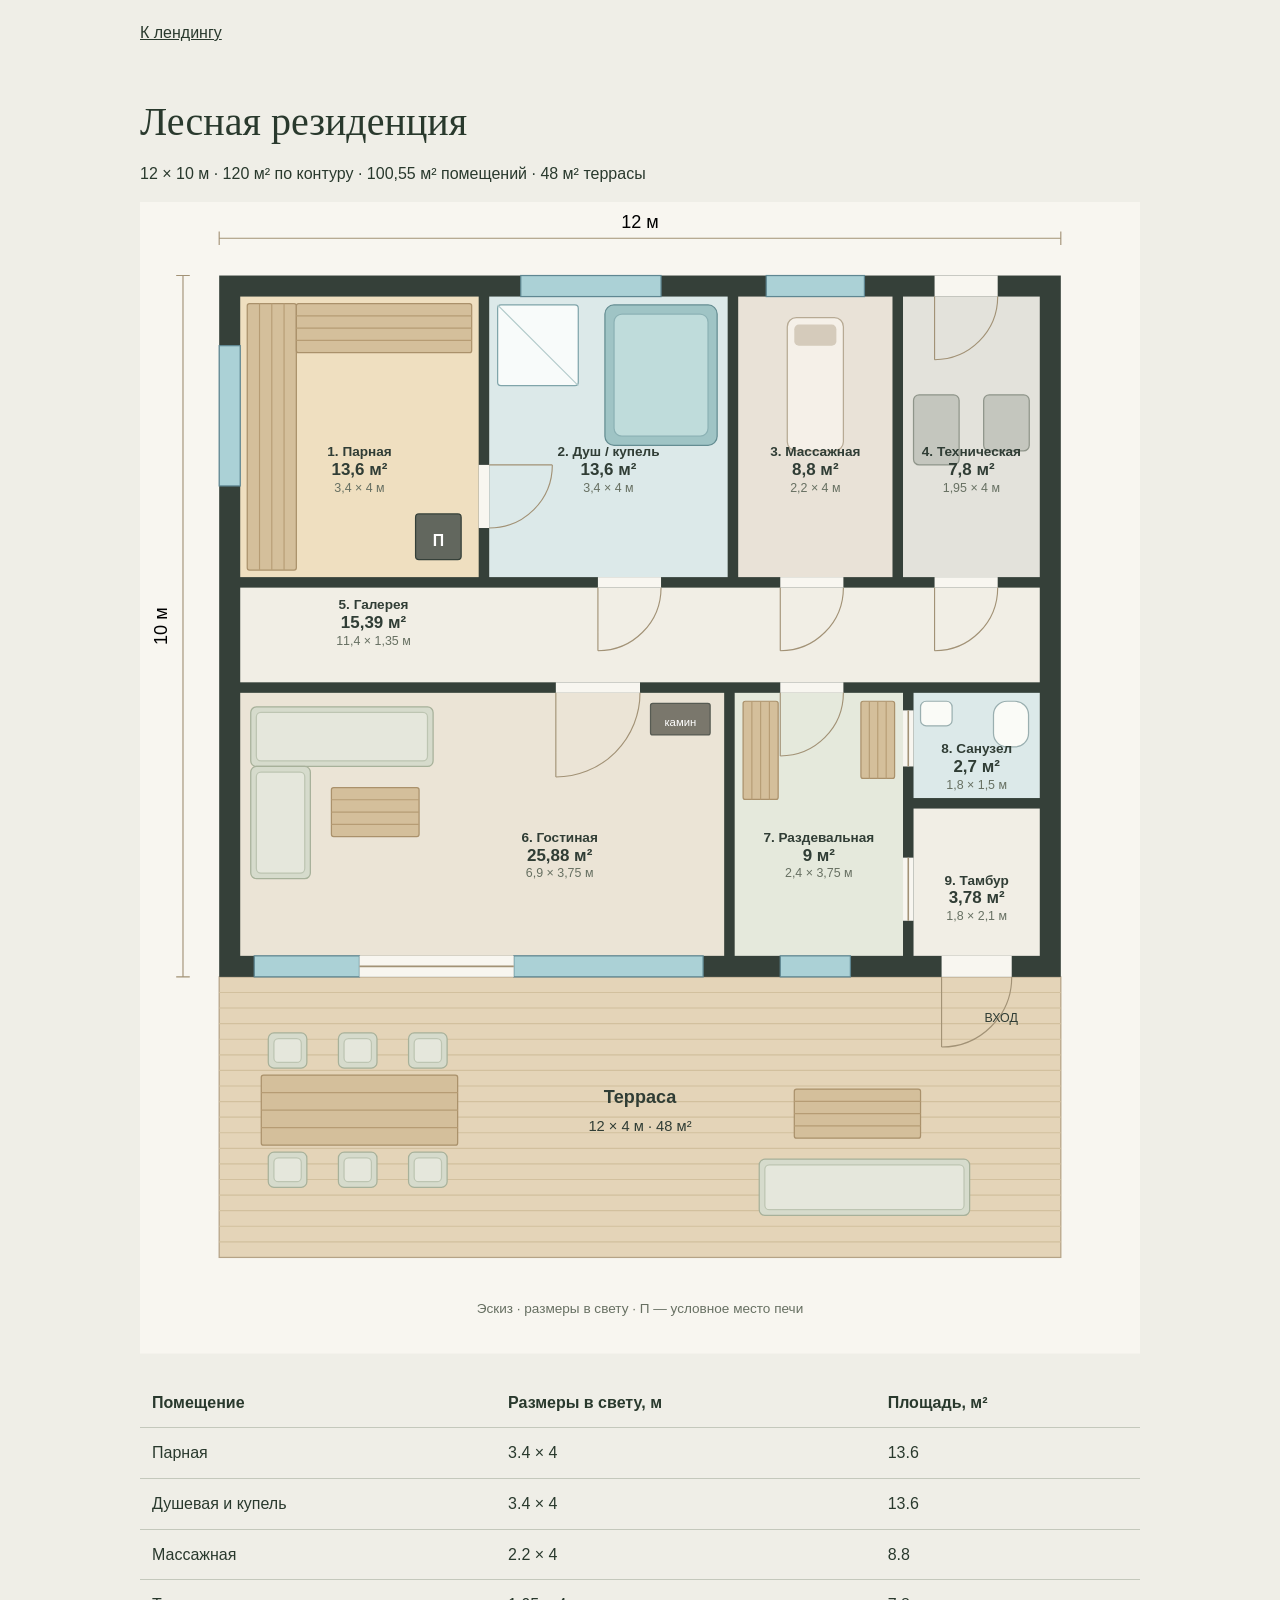
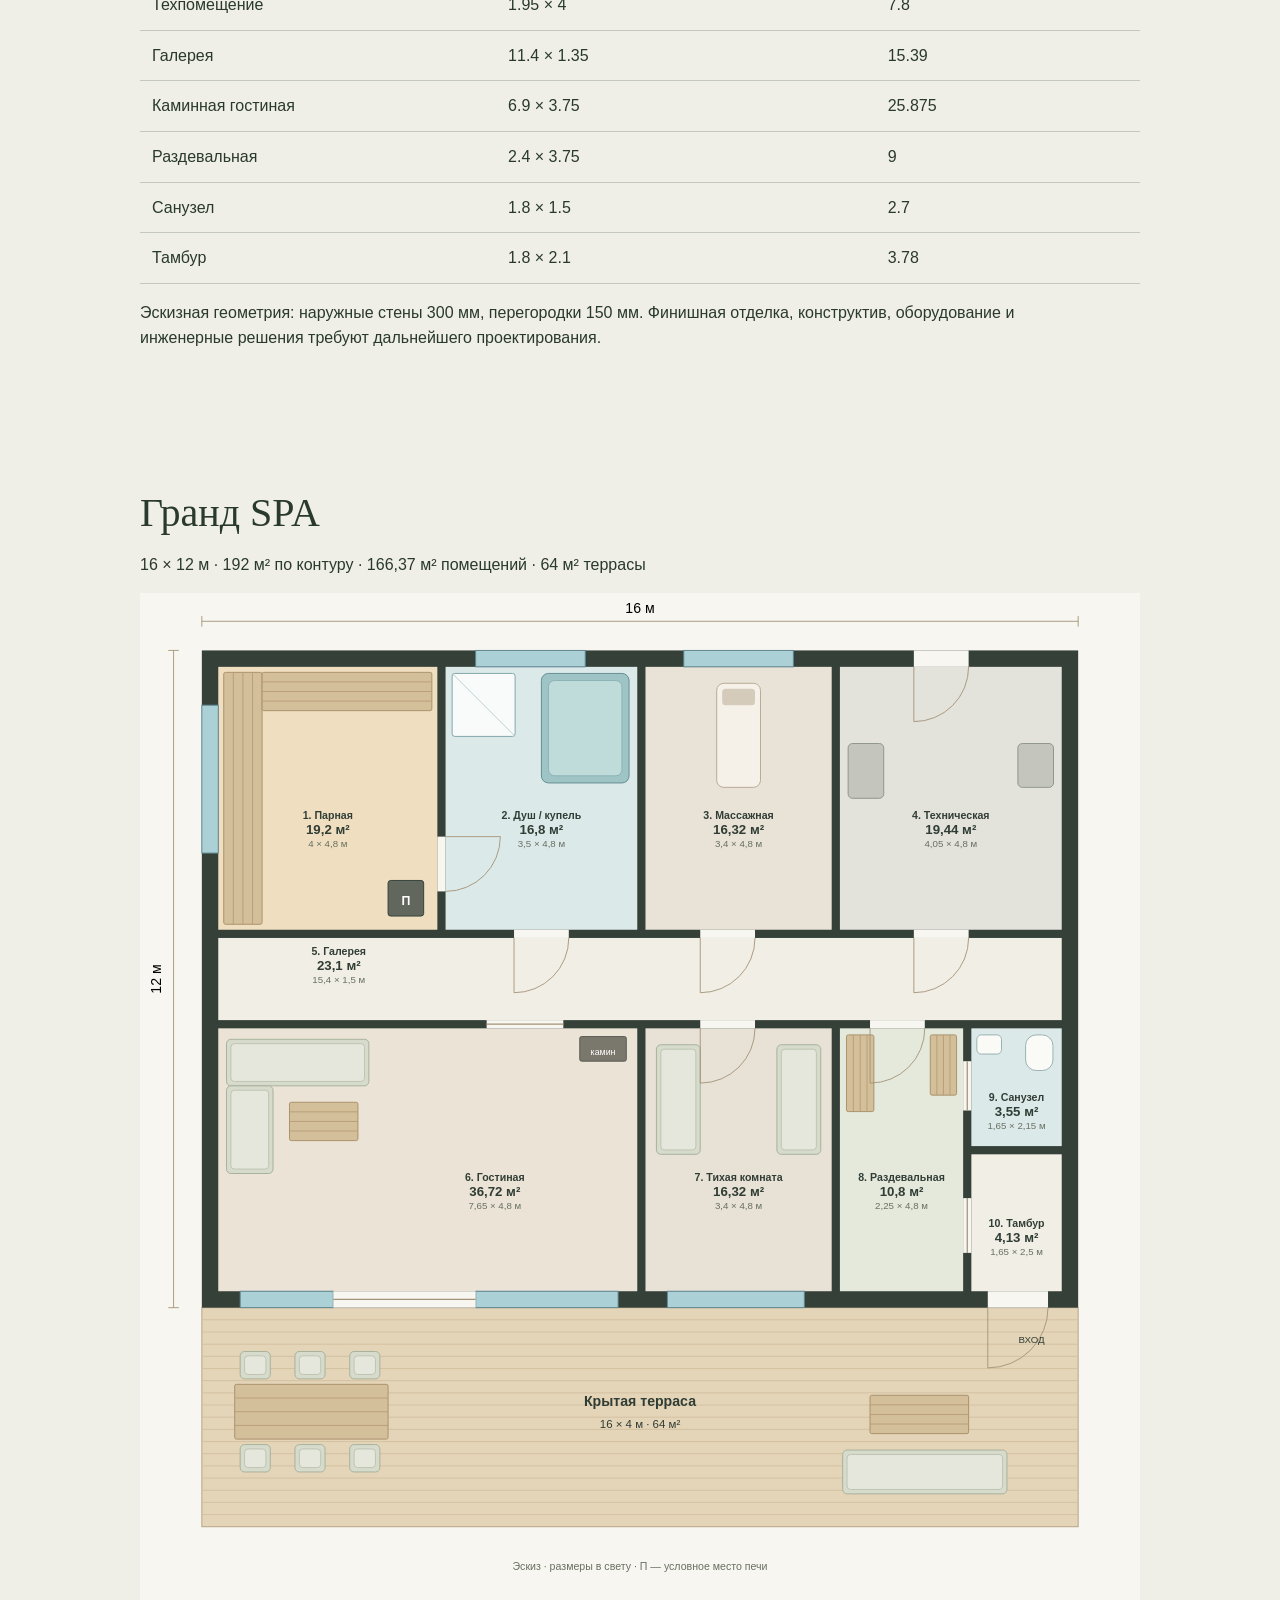
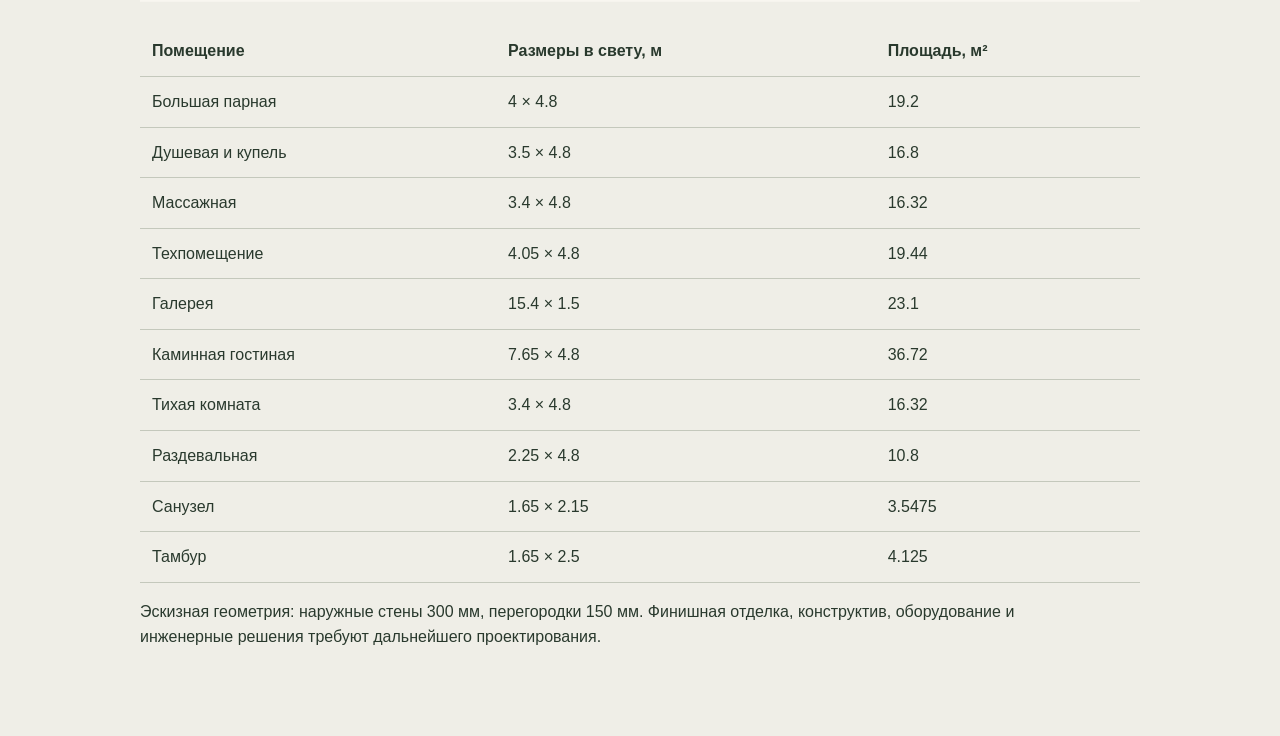
<file: references/landing-structure/source/bath-plans.html>
<!doctype html><html lang="ru"><meta charset="utf-8"><meta name="viewport" content="width=device-width,initial-scale=1"><title>Бани из кело — планы</title><style>body{background:#efeee7;color:#29392d;font:16px/1.6 Arial;margin:0}main{width:min(1000px,calc(100% - 32px));margin:auto}section{padding:40px 0 70px}h1{font:40px Georgia;margin:12px 0}svg{width:100%;height:auto;display:block}table{width:100%;border-collapse:collapse;margin-top:24px}td,th{padding:12px;border-bottom:1px solid #c4c8bc;text-align:left}p{max-width:900px}nav{padding-top:20px}a{color:inherit}@media print{section{break-after:page}body{background:white}h1{font-size:25px}table{font-size:12px}}</style><main><nav><a href="index.html#baths">К лендингу</a></nav><section id="bath-small"><h1>Лесная резиденция</h1><p>12 × 10 м · 120 м² по контуру · 100,55 м² помещений · 48 м² террасы</p><svg xmlns="http://www.w3.org/2000/svg" viewBox="0 0 884 1018" role="img" aria-label="План банного комплекса 12 × 10 м с помещениями, дверями и мебелью"><rect width="100%" height="100%" fill="#f8f6f0"/><rect x="70" y="685" width="744" height="248" fill="#e4d4b8" stroke="#b5a386" rx="0" stroke-width="1.1"/><path d="M70 698.7777777777777h744" fill="none" stroke="#d2c09e" stroke-width="1"/><path d="M70 712.5555555555555h744" fill="none" stroke="#d2c09e" stroke-width="1"/><path d="M70 726.3333333333333h744" fill="none" stroke="#d2c09e" stroke-width="1"/><path d="M70 740.1111111111111h744" fill="none" stroke="#d2c09e" stroke-width="1"/><path d="M70 753.8888888888889h744" fill="none" stroke="#d2c09e" stroke-width="1"/><path d="M70 767.6666666666667h744" fill="none" stroke="#d2c09e" stroke-width="1"/><path d="M70 781.4444444444445h744" fill="none" stroke="#d2c09e" stroke-width="1"/><path d="M70 795.2222222222223h744" fill="none" stroke="#d2c09e" stroke-width="1"/><path d="M70 809.0h744" fill="none" stroke="#d2c09e" stroke-width="1"/><path d="M70 822.7777777777777h744" fill="none" stroke="#d2c09e" stroke-width="1"/><path d="M70 836.5555555555555h744" fill="none" stroke="#d2c09e" stroke-width="1"/><path d="M70 850.3333333333333h744" fill="none" stroke="#d2c09e" stroke-width="1"/><path d="M70 864.1111111111111h744" fill="none" stroke="#d2c09e" stroke-width="1"/><path d="M70 877.8888888888889h744" fill="none" stroke="#d2c09e" stroke-width="1"/><path d="M70 891.6666666666667h744" fill="none" stroke="#d2c09e" stroke-width="1"/><path d="M70 905.4444444444445h744" fill="none" stroke="#d2c09e" stroke-width="1"/><path d="M70 919.2222222222223h744" fill="none" stroke="#d2c09e" stroke-width="1"/><rect x="70" y="65" width="744" height="620" fill="#354039" stroke="none" rx="0" stroke-width="1.1"/><rect x="88.6" y="83.6" width="210.79999999999998" height="248" fill="#efdfc0" stroke="none" rx="0" stroke-width="1.1"/><rect x="308.70000000000005" y="83.6" width="210.79999999999998" height="248" fill="#dce9e9" stroke="none" rx="0" stroke-width="1.1"/><rect x="528.8" y="83.6" width="136.4" height="248" fill="#e9e2d7" stroke="none" rx="0" stroke-width="1.1"/><rect x="674.5" y="83.6" width="120.89999999999999" height="248" fill="#e3e2db" stroke="none" rx="0" stroke-width="1.1"/><rect x="88.6" y="340.90000000000003" width="706.8000000000001" height="83.7" fill="#f1eee5" stroke="none" rx="0" stroke-width="1.1"/><rect x="88.6" y="433.90000000000003" width="427.8" height="232.5" fill="#ebe4d6" stroke="none" rx="0" stroke-width="1.1"/><rect x="525.7" y="433.90000000000003" width="148.79999999999998" height="232.5" fill="#e5e9dc" stroke="none" rx="0" stroke-width="1.1"/><rect x="683.8000000000001" y="433.90000000000003" width="111.60000000000001" height="93.0" fill="#dce9e9" stroke="none" rx="0" stroke-width="1.1"/><rect x="683.8000000000001" y="536.2" width="111.60000000000001" height="130.20000000000002" fill="#f1eee5" stroke="none" rx="0" stroke-width="1.1"/><rect x="94.8" y="89.8" width="43.4" height="235.6" fill="#d4bf9b" stroke="#aa916b" rx="2" stroke-width="1.1"/><path d="M105.65 89.8v235.6" fill="none" stroke="#b69c74" stroke-width="1"/><path d="M116.5 89.8v235.6" fill="none" stroke="#b69c74" stroke-width="1"/><path d="M127.35 89.8v235.6" fill="none" stroke="#b69c74" stroke-width="1"/><rect x="138.2" y="89.8" width="155.0" height="43.4" fill="#d4bf9b" stroke="#aa916b" rx="2" stroke-width="1.1"/><path d="M138.2 100.65h155.0" fill="none" stroke="#b69c74" stroke-width="1"/><path d="M138.2 111.5h155.0" fill="none" stroke="#b69c74" stroke-width="1"/><path d="M138.2 122.35h155.0" fill="none" stroke="#b69c74" stroke-width="1"/><rect x="243.6" y="275.79999999999995" width="40.300000000000004" height="40.300000000000004" fill="#62675e" stroke="#354039" rx="3" stroke-width="1.1"/><text x="263.75" y="303.7" text-anchor="middle" font-family="Arial,sans-serif" font-size="14" fill="#fff" font-weight="600">П</text><rect x="316.14" y="91.03999999999999" width="71.3" height="71.3" fill="#f8fbfa" stroke="#80a5aa" rx="3" stroke-width="1.1"/><path d="M316.14 91.03999999999999l71.3 71.3" fill="none" stroke="#b3cbcb" stroke-width="1"/><rect x="411.0" y="91.03999999999999" width="99.2" height="124" fill="#9fc4c5" stroke="#648d92" rx="8" stroke-width="1.1"/><rect x="419.06" y="99.1" width="83.08" height="107.88" fill="#bfdcdb" stroke="#8cb2b5" rx="7" stroke-width="1.1"/><rect x="572.2" y="102.19999999999999" width="49.6" height="117.8" fill="#f5f0e8" stroke="#b7aa94" rx="8" stroke-width="1.1"/><rect x="578.4000000000001" y="108.4" width="37.199999999999996" height="18.599999999999998" fill="#d5cbbb" stroke="none" rx="4" stroke-width="1.1"/><rect x="683.8000000000001" y="170.39999999999998" width="40.300000000000004" height="62" fill="#c4c6be" stroke="#8f958a" rx="5" stroke-width="1.1"/><rect x="745.8" y="170.39999999999998" width="40.300000000000004" height="49.6" fill="#c4c6be" stroke="#8f958a" rx="5" stroke-width="1.1"/><rect x="97.9" y="446.3" width="161.20000000000002" height="52.699999999999996" fill="#d6dbcc" stroke="#a7b19a" rx="5" stroke-width="1.1"/><rect x="102.85999999999999" y="451.26000000000005" width="151.28" height="42.779999999999994" fill="#e5e7dc" stroke="#bdc5b2" rx="4" stroke-width="1.1"/><rect x="97.9" y="499.0" width="52.699999999999996" height="99.2" fill="#d6dbcc" stroke="#a7b19a" rx="5" stroke-width="1.1"/><rect x="102.85999999999999" y="503.96" width="42.779999999999994" height="89.28000000000002" fill="#e5e7dc" stroke="#bdc5b2" rx="4" stroke-width="1.1"/><rect x="169.2" y="517.6" width="77.5" height="43.4" fill="#d4bf9b" stroke="#aa916b" rx="2" stroke-width="1.1"/><path d="M169.2 528.45h77.5" fill="none" stroke="#b69c74" stroke-width="1"/><path d="M169.2 539.3h77.5" fill="none" stroke="#b69c74" stroke-width="1"/><path d="M169.2 550.1500000000001h77.5" fill="none" stroke="#b69c74" stroke-width="1"/><rect x="451.3" y="443.20000000000005" width="52.699999999999996" height="27.900000000000002" fill="#7a776c" stroke="#575b53" rx="2" stroke-width="1.1"/><text x="477.65000000000003" y="463.65999999999997" text-anchor="middle" font-family="Arial,sans-serif" font-size="10" fill="#fff" font-weight="400">камин</text><rect x="533.14" y="441.34000000000003" width="31.0" height="86.8" fill="#d4bf9b" stroke="#aa916b" rx="2" stroke-width="1.1"/><path d="M540.89 441.34000000000003v86.8" fill="none" stroke="#b69c74" stroke-width="1"/><path d="M548.64 441.34000000000003v86.8" fill="none" stroke="#b69c74" stroke-width="1"/><path d="M556.39 441.34000000000003v86.8" fill="none" stroke="#b69c74" stroke-width="1"/><rect x="637.3000000000001" y="441.34000000000003" width="29.759999999999998" height="68.2" fill="#d4bf9b" stroke="#aa916b" rx="2" stroke-width="1.1"/><path d="M644.74 441.34000000000003v68.2" fill="none" stroke="#b69c74" stroke-width="1"/><path d="M652.1800000000001 441.34000000000003v68.2" fill="none" stroke="#b69c74" stroke-width="1"/><path d="M659.62 441.34000000000003v68.2" fill="none" stroke="#b69c74" stroke-width="1"/><rect x="754.48" y="441.34000000000003" width="31.0" height="40.300000000000004" fill="#fafbf7" stroke="#9aafb0" rx="12" stroke-width="1.1"/><rect x="690.0" y="441.34000000000003" width="27.900000000000002" height="21.7" fill="#fafbf7" stroke="#9aafb0" rx="5" stroke-width="1.1"/><rect x="107.19999999999999" y="771.8000000000001" width="173.6" height="62" fill="#d4bf9b" stroke="#aa916b" rx="2" stroke-width="1.1"/><path d="M107.19999999999999 787.3000000000001h173.6" fill="none" stroke="#b69c74" stroke-width="1"/><path d="M107.19999999999999 802.8000000000001h173.6" fill="none" stroke="#b69c74" stroke-width="1"/><path d="M107.19999999999999 818.3000000000001h173.6" fill="none" stroke="#b69c74" stroke-width="1"/><rect x="113.4" y="734.6" width="34.1" height="31.0" fill="#d6dbcc" stroke="#a7b19a" rx="5" stroke-width="1.1"/><rect x="118.35999999999999" y="739.5600000000001" width="24.18" height="21.08" fill="#e5e7dc" stroke="#bdc5b2" rx="4" stroke-width="1.1"/><rect x="113.4" y="840.0" width="34.1" height="31.0" fill="#d6dbcc" stroke="#a7b19a" rx="5" stroke-width="1.1"/><rect x="118.35999999999999" y="844.96" width="24.18" height="21.08" fill="#e5e7dc" stroke="#bdc5b2" rx="4" stroke-width="1.1"/><rect x="175.39999999999998" y="734.6" width="34.1" height="31.0" fill="#d6dbcc" stroke="#a7b19a" rx="5" stroke-width="1.1"/><rect x="180.36" y="739.5600000000001" width="24.18" height="21.08" fill="#e5e7dc" stroke="#bdc5b2" rx="4" stroke-width="1.1"/><rect x="175.39999999999998" y="840.0" width="34.1" height="31.0" fill="#d6dbcc" stroke="#a7b19a" rx="5" stroke-width="1.1"/><rect x="180.36" y="844.96" width="24.18" height="21.08" fill="#e5e7dc" stroke="#bdc5b2" rx="4" stroke-width="1.1"/><rect x="237.4" y="734.6" width="34.1" height="31.0" fill="#d6dbcc" stroke="#a7b19a" rx="5" stroke-width="1.1"/><rect x="242.36" y="739.5600000000001" width="24.18" height="21.08" fill="#e5e7dc" stroke="#bdc5b2" rx="4" stroke-width="1.1"/><rect x="237.4" y="840.0" width="34.1" height="31.0" fill="#d6dbcc" stroke="#a7b19a" rx="5" stroke-width="1.1"/><rect x="242.36" y="844.96" width="24.18" height="21.08" fill="#e5e7dc" stroke="#bdc5b2" rx="4" stroke-width="1.1"/><rect x="547.4000000000001" y="846.1999999999999" width="186" height="49.6" fill="#d6dbcc" stroke="#a7b19a" rx="5" stroke-width="1.1"/><rect x="552.36" y="851.16" width="176.07999999999998" height="39.68" fill="#e5e7dc" stroke="#bdc5b2" rx="4" stroke-width="1.1"/><rect x="578.4" y="784.1999999999999" width="111.60000000000001" height="43.4" fill="#d4bf9b" stroke="#aa916b" rx="2" stroke-width="1.1"/><path d="M578.4 795.0500000000001h111.60000000000001" fill="none" stroke="#b69c74" stroke-width="1"/><path d="M578.4 805.9h111.60000000000001" fill="none" stroke="#b69c74" stroke-width="1"/><path d="M578.4 816.75h111.60000000000001" fill="none" stroke="#b69c74" stroke-width="1"/><rect x="70" y="127" width="18.599999999999998" height="124" fill="#abd1d6" stroke="#5f8792" rx="0" stroke-width="1.1"/><rect x="336.59999999999997" y="65" width="124" height="18.599999999999998" fill="#abd1d6" stroke="#5f8792" rx="0" stroke-width="1.1"/><rect x="553.5999999999999" y="65" width="86.8" height="18.599999999999998" fill="#abd1d6" stroke="#5f8792" rx="0" stroke-width="1.1"/><rect x="101.0" y="666.4" width="93.0" height="18.599999999999998" fill="#abd1d6" stroke="#5f8792" rx="0" stroke-width="1.1"/><rect x="330.40000000000003" y="666.4" width="167.4" height="18.599999999999998" fill="#abd1d6" stroke="#5f8792" rx="0" stroke-width="1.1"/><rect x="566" y="666.4" width="62" height="18.599999999999998" fill="#abd1d6" stroke="#5f8792" rx="0" stroke-width="1.1"/><rect x="299.4" y="232.4" width="9.299999999999999" height="55.800000000000004" fill="#f8f6f0" stroke="none" rx="0" stroke-width="1.1"/><path d="M308.70000000000005 232.4h55.800000000000004M308.70000000000005 288.20000000000005a55.800000000000004 55.800000000000004 0 0 0 55.800000000000004 -55.800000000000004" fill="none" stroke="#a29276" stroke-width="1"/><rect x="404.8" y="331.59999999999997" width="55.800000000000004" height="9.299999999999999" fill="#f8f6f0" stroke="none" rx="0" stroke-width="1.1"/><path d="M404.8 340.90000000000003v55.800000000000004M460.6 340.90000000000003a55.800000000000004 55.800000000000004 0 0 1 -55.800000000000004 55.800000000000004" fill="none" stroke="#a29276" stroke-width="1"/><rect x="566" y="331.59999999999997" width="55.800000000000004" height="9.299999999999999" fill="#f8f6f0" stroke="none" rx="0" stroke-width="1.1"/><path d="M566 340.90000000000003v55.800000000000004M621.8000000000001 340.90000000000003a55.800000000000004 55.800000000000004 0 0 1 -55.800000000000004 55.800000000000004" fill="none" stroke="#a29276" stroke-width="1"/><rect x="702.4" y="331.59999999999997" width="55.800000000000004" height="9.299999999999999" fill="#f8f6f0" stroke="none" rx="0" stroke-width="1.1"/><path d="M702.4 340.90000000000003v55.800000000000004M758.1999999999999 340.90000000000003a55.800000000000004 55.800000000000004 0 0 1 -55.800000000000004 55.800000000000004" fill="none" stroke="#a29276" stroke-width="1"/><rect x="702.4" y="65" width="55.800000000000004" height="18.599999999999998" fill="#f8f6f0" stroke="none" rx="0" stroke-width="1.1"/><path d="M702.4 83.6v55.800000000000004M758.1999999999999 83.6a55.800000000000004 55.800000000000004 0 0 1 -55.800000000000004 55.800000000000004" fill="none" stroke="#a29276" stroke-width="1"/><rect x="367.59999999999997" y="424.59999999999997" width="74.39999999999999" height="9.299999999999999" fill="#f8f6f0" stroke="none" rx="0" stroke-width="1.1"/><path d="M367.59999999999997 433.90000000000003v74.39999999999999M442.0 433.90000000000003a74.39999999999999 74.39999999999999 0 0 1 -74.39999999999999 74.39999999999999" fill="none" stroke="#a29276" stroke-width="1"/><rect x="566" y="424.59999999999997" width="55.800000000000004" height="9.299999999999999" fill="#f8f6f0" stroke="none" rx="0" stroke-width="1.1"/><path d="M566 433.90000000000003v55.800000000000004M621.8000000000001 433.90000000000003a55.800000000000004 55.800000000000004 0 0 1 -55.800000000000004 55.800000000000004" fill="none" stroke="#a29276" stroke-width="1"/><rect x="674.5" y="449.40000000000003" width="9.299999999999999" height="49.6" fill="#f8f6f0" stroke="none" rx="0" stroke-width="1.1"/><path d="M679.15 449.40000000000003v49.6" fill="none" stroke="#a29276" stroke-width="1.4"/><rect x="674.5" y="579.6" width="9.299999999999999" height="55.800000000000004" fill="#f8f6f0" stroke="none" rx="0" stroke-width="1.1"/><path d="M679.15 579.6v55.800000000000004" fill="none" stroke="#a29276" stroke-width="1.4"/><rect x="708.6" y="666.4" width="62" height="18.599999999999998" fill="#f8f6f0" stroke="none" rx="0" stroke-width="1.1"/><path d="M708.6 685.0v62M770.6 685.0a62 62 0 0 1 -62 62" fill="none" stroke="#a29276" stroke-width="1"/><rect x="194" y="666.4" width="136.4" height="18.599999999999998" fill="#f8f6f0" stroke="none" rx="0" stroke-width="1.1"/><path d="M194 675.6999999999999h136.4" fill="none" stroke="#a29276" stroke-width="1.4"/><text x="194.0" y="224.96" text-anchor="middle" font-family="Arial,sans-serif" font-size="12" fill="#303d35" font-weight="600">1. Парная</text><text x="194.0" y="241.7" text-anchor="middle" font-family="Arial,sans-serif" font-size="15" fill="#303d35" font-weight="600">13,6 м²</text><text x="194.0" y="256.58" text-anchor="middle" font-family="Arial,sans-serif" font-size="11" fill="#677062" font-weight="400">3,4 × 4 м</text><text x="414.09999999999997" y="224.96" text-anchor="middle" font-family="Arial,sans-serif" font-size="12" fill="#303d35" font-weight="600">2. Душ / купель</text><text x="414.09999999999997" y="241.7" text-anchor="middle" font-family="Arial,sans-serif" font-size="15" fill="#303d35" font-weight="600">13,6 м²</text><text x="414.09999999999997" y="256.58" text-anchor="middle" font-family="Arial,sans-serif" font-size="11" fill="#677062" font-weight="400">3,4 × 4 м</text><text x="597.0" y="224.96" text-anchor="middle" font-family="Arial,sans-serif" font-size="12" fill="#303d35" font-weight="600">3. Массажная</text><text x="597.0" y="241.7" text-anchor="middle" font-family="Arial,sans-serif" font-size="15" fill="#303d35" font-weight="600">8,8 м²</text><text x="597.0" y="256.58" text-anchor="middle" font-family="Arial,sans-serif" font-size="11" fill="#677062" font-weight="400">2,2 × 4 м</text><text x="734.9499999999999" y="224.96" text-anchor="middle" font-family="Arial,sans-serif" font-size="12" fill="#303d35" font-weight="600">4. Техническая</text><text x="734.9499999999999" y="241.7" text-anchor="middle" font-family="Arial,sans-serif" font-size="15" fill="#303d35" font-weight="600">7,8 м²</text><text x="734.9499999999999" y="256.58" text-anchor="middle" font-family="Arial,sans-serif" font-size="11" fill="#677062" font-weight="400">1,95 × 4 м</text><text x="206.4" y="360.12" text-anchor="middle" font-family="Arial,sans-serif" font-size="12" fill="#303d35" font-weight="600">5. Галерея</text><text x="206.4" y="376.86" text-anchor="middle" font-family="Arial,sans-serif" font-size="15" fill="#303d35" font-weight="600">15,39 м²</text><text x="206.4" y="391.73999999999995" text-anchor="middle" font-family="Arial,sans-serif" font-size="11" fill="#677062" font-weight="400">11,4 × 1,35 м</text><text x="370.948" y="565.495" text-anchor="middle" font-family="Arial,sans-serif" font-size="12" fill="#303d35" font-weight="600">6. Гостиная</text><text x="370.948" y="582.235" text-anchor="middle" font-family="Arial,sans-serif" font-size="15" fill="#303d35" font-weight="600">25,88 м²</text><text x="370.948" y="597.115" text-anchor="middle" font-family="Arial,sans-serif" font-size="11" fill="#677062" font-weight="400">6,9 × 3,75 м</text><text x="600.0999999999999" y="565.495" text-anchor="middle" font-family="Arial,sans-serif" font-size="12" fill="#303d35" font-weight="600">7. Раздевальная</text><text x="600.0999999999999" y="582.235" text-anchor="middle" font-family="Arial,sans-serif" font-size="15" fill="#303d35" font-weight="600">9 м²</text><text x="600.0999999999999" y="597.115" text-anchor="middle" font-family="Arial,sans-serif" font-size="11" fill="#677062" font-weight="400">2,4 × 3,75 м</text><text x="739.6" y="486.90999999999997" text-anchor="middle" font-family="Arial,sans-serif" font-size="12" fill="#303d35" font-weight="600">8. Санузел</text><text x="739.6" y="503.65000000000003" text-anchor="middle" font-family="Arial,sans-serif" font-size="15" fill="#303d35" font-weight="600">2,7 м²</text><text x="739.6" y="518.53" text-anchor="middle" font-family="Arial,sans-serif" font-size="11" fill="#677062" font-weight="400">1,8 × 1,5 м</text><text x="739.6" y="603.346" text-anchor="middle" font-family="Arial,sans-serif" font-size="12" fill="#303d35" font-weight="600">9. Тамбур</text><text x="739.6" y="620.086" text-anchor="middle" font-family="Arial,sans-serif" font-size="15" fill="#303d35" font-weight="600">3,78 м²</text><text x="739.6" y="634.966" text-anchor="middle" font-family="Arial,sans-serif" font-size="11" fill="#677062" font-weight="400">1,8 × 2,1 м</text><text x="442.0" y="796.6" text-anchor="middle" font-family="Arial,sans-serif" font-size="16" fill="#303d35" font-weight="600">Терраса</text><text x="442.0" y="821.4000000000001" text-anchor="middle" font-family="Arial,sans-serif" font-size="13" fill="#303d35" font-weight="400">12 × 4 м · 48 м²</text><text x="761.3000000000001" y="725.3000000000001" text-anchor="middle" font-family="Arial,sans-serif" font-size="11" fill="#303d35" font-weight="400">ВХОД</text><path d="M70 32h744M70 26v12M814 26v12" fill="none" stroke="#a29276" stroke-width="1"/><text x="442.0" y="23" text-anchor="middle" font-family="Arial" font-size="16">12 м</text><path d="M38 65v620M32 65h12M32 685h12" fill="none" stroke="#a29276" stroke-width="1"/><text transform="translate(24 375.0) rotate(-90)" text-anchor="middle" font-family="Arial" font-size="16">10 м</text><text x="442.0" y="982" text-anchor="middle" font-family="Arial" font-size="12" fill="#677062">Эскиз · размеры в свету · П — условное место печи</text></svg><table><thead><tr><th>Помещение</th><th>Размеры в свету, м</th><th>Площадь, м²</th></tr></thead><tbody><tr><td>Парная</td><td>3.4 × 4</td><td>13.6</td></tr><tr><td>Душевая и купель</td><td>3.4 × 4</td><td>13.6</td></tr><tr><td>Массажная</td><td>2.2 × 4</td><td>8.8</td></tr><tr><td>Техпомещение</td><td>1.95 × 4</td><td>7.8</td></tr><tr><td>Галерея</td><td>11.4 × 1.35</td><td>15.39</td></tr><tr><td>Каминная гостиная</td><td>6.9 × 3.75</td><td>25.875</td></tr><tr><td>Раздевальная</td><td>2.4 × 3.75</td><td>9</td></tr><tr><td>Санузел</td><td>1.8 × 1.5</td><td>2.7</td></tr><tr><td>Тамбур</td><td>1.8 × 2.1</td><td>3.78</td></tr></tbody></table><p>Эскизная геометрия: наружные стены 300 мм, перегородки 150 мм. Финишная отделка, конструктив, оборудование и инженерные решения требуют дальнейшего проектирования.</p></section><section id="bath-terrace"><h1>Гранд SPA</h1><p>16 × 12 м · 192 м² по контуру · 166,37 м² помещений · 64 м² террасы</p><svg xmlns="http://www.w3.org/2000/svg" viewBox="0 0 1132 1142" role="img" aria-label="План банного комплекса 16 × 12 м с помещениями, дверями и мебелью"><rect width="100%" height="100%" fill="#f8f6f0"/><rect x="70" y="809" width="992" height="248" fill="#e4d4b8" stroke="#b5a386" rx="0" stroke-width="1.1"/><path d="M70 822.7777777777777h992" fill="none" stroke="#d2c09e" stroke-width="1"/><path d="M70 836.5555555555555h992" fill="none" stroke="#d2c09e" stroke-width="1"/><path d="M70 850.3333333333333h992" fill="none" stroke="#d2c09e" stroke-width="1"/><path d="M70 864.1111111111111h992" fill="none" stroke="#d2c09e" stroke-width="1"/><path d="M70 877.8888888888889h992" fill="none" stroke="#d2c09e" stroke-width="1"/><path d="M70 891.6666666666667h992" fill="none" stroke="#d2c09e" stroke-width="1"/><path d="M70 905.4444444444445h992" fill="none" stroke="#d2c09e" stroke-width="1"/><path d="M70 919.2222222222223h992" fill="none" stroke="#d2c09e" stroke-width="1"/><path d="M70 933.0h992" fill="none" stroke="#d2c09e" stroke-width="1"/><path d="M70 946.7777777777777h992" fill="none" stroke="#d2c09e" stroke-width="1"/><path d="M70 960.5555555555555h992" fill="none" stroke="#d2c09e" stroke-width="1"/><path d="M70 974.3333333333333h992" fill="none" stroke="#d2c09e" stroke-width="1"/><path d="M70 988.1111111111111h992" fill="none" stroke="#d2c09e" stroke-width="1"/><path d="M70 1001.8888888888889h992" fill="none" stroke="#d2c09e" stroke-width="1"/><path d="M70 1015.6666666666667h992" fill="none" stroke="#d2c09e" stroke-width="1"/><path d="M70 1029.4444444444443h992" fill="none" stroke="#d2c09e" stroke-width="1"/><path d="M70 1043.2222222222222h992" fill="none" stroke="#d2c09e" stroke-width="1"/><rect x="70" y="65" width="992" height="744" fill="#354039" stroke="none" rx="0" stroke-width="1.1"/><rect x="88.6" y="83.6" width="248" height="297.59999999999997" fill="#efdfc0" stroke="none" rx="0" stroke-width="1.1"/><rect x="345.90000000000003" y="83.6" width="217.0" height="297.59999999999997" fill="#dce9e9" stroke="none" rx="0" stroke-width="1.1"/><rect x="572.2" y="83.6" width="210.79999999999998" height="297.59999999999997" fill="#e9e2d7" stroke="none" rx="0" stroke-width="1.1"/><rect x="792.3000000000001" y="83.6" width="251.1" height="297.59999999999997" fill="#e3e2db" stroke="none" rx="0" stroke-width="1.1"/><rect x="88.6" y="390.5" width="954.8000000000001" height="93.0" fill="#f1eee5" stroke="none" rx="0" stroke-width="1.1"/><rect x="88.6" y="492.8" width="474.3" height="297.59999999999997" fill="#ebe4d6" stroke="none" rx="0" stroke-width="1.1"/><rect x="572.2" y="492.8" width="210.79999999999998" height="297.59999999999997" fill="#e8e1d6" stroke="none" rx="0" stroke-width="1.1"/><rect x="792.3000000000001" y="492.8" width="139.5" height="297.59999999999997" fill="#e5e9dc" stroke="none" rx="0" stroke-width="1.1"/><rect x="941.1" y="492.8" width="102.3" height="133.29999999999998" fill="#dce9e9" stroke="none" rx="0" stroke-width="1.1"/><rect x="941.1" y="635.4" width="102.3" height="155.0" fill="#f1eee5" stroke="none" rx="0" stroke-width="1.1"/><rect x="94.8" y="89.8" width="43.4" height="285.2" fill="#d4bf9b" stroke="#aa916b" rx="2" stroke-width="1.1"/><path d="M105.65 89.8v285.2" fill="none" stroke="#b69c74" stroke-width="1"/><path d="M116.5 89.8v285.2" fill="none" stroke="#b69c74" stroke-width="1"/><path d="M127.35 89.8v285.2" fill="none" stroke="#b69c74" stroke-width="1"/><rect x="138.2" y="89.8" width="192.20000000000002" height="43.4" fill="#d4bf9b" stroke="#aa916b" rx="2" stroke-width="1.1"/><path d="M138.2 100.65h192.20000000000002" fill="none" stroke="#b69c74" stroke-width="1"/><path d="M138.2 111.5h192.20000000000002" fill="none" stroke="#b69c74" stroke-width="1"/><path d="M138.2 122.35h192.20000000000002" fill="none" stroke="#b69c74" stroke-width="1"/><rect x="280.79999999999995" y="325.4" width="40.300000000000004" height="40.300000000000004" fill="#62675e" stroke="#354039" rx="3" stroke-width="1.1"/><text x="300.95" y="353.29999999999995" text-anchor="middle" font-family="Arial,sans-serif" font-size="14" fill="#fff" font-weight="600">П</text><rect x="353.34000000000003" y="91.03999999999999" width="71.3" height="71.3" fill="#f8fbfa" stroke="#80a5aa" rx="3" stroke-width="1.1"/><path d="M353.34000000000003 91.03999999999999l71.3 71.3" fill="none" stroke="#b3cbcb" stroke-width="1"/><rect x="454.40000000000003" y="91.03999999999999" width="99.2" height="124" fill="#9fc4c5" stroke="#648d92" rx="8" stroke-width="1.1"/><rect x="462.46" y="99.1" width="83.08" height="107.88" fill="#bfdcdb" stroke="#8cb2b5" rx="7" stroke-width="1.1"/><rect x="652.8" y="102.19999999999999" width="49.6" height="117.8" fill="#f5f0e8" stroke="#b7aa94" rx="8" stroke-width="1.1"/><rect x="659.0" y="108.4" width="37.199999999999996" height="18.599999999999998" fill="#d5cbbb" stroke="none" rx="4" stroke-width="1.1"/><rect x="801.6" y="170.39999999999998" width="40.300000000000004" height="62" fill="#c4c6be" stroke="#8f958a" rx="5" stroke-width="1.1"/><rect x="993.8" y="170.39999999999998" width="40.300000000000004" height="49.6" fill="#c4c6be" stroke="#8f958a" rx="5" stroke-width="1.1"/><rect x="97.9" y="505.20000000000005" width="161.20000000000002" height="52.699999999999996" fill="#d6dbcc" stroke="#a7b19a" rx="5" stroke-width="1.1"/><rect x="102.85999999999999" y="510.16" width="151.28" height="42.779999999999994" fill="#e5e7dc" stroke="#bdc5b2" rx="4" stroke-width="1.1"/><rect x="97.9" y="557.9000000000001" width="52.699999999999996" height="99.2" fill="#d6dbcc" stroke="#a7b19a" rx="5" stroke-width="1.1"/><rect x="102.85999999999999" y="562.8599999999999" width="42.779999999999994" height="89.28000000000002" fill="#e5e7dc" stroke="#bdc5b2" rx="4" stroke-width="1.1"/><rect x="169.2" y="576.5" width="77.5" height="43.4" fill="#d4bf9b" stroke="#aa916b" rx="2" stroke-width="1.1"/><path d="M169.2 587.35h77.5" fill="none" stroke="#b69c74" stroke-width="1"/><path d="M169.2 598.1999999999999h77.5" fill="none" stroke="#b69c74" stroke-width="1"/><path d="M169.2 609.0500000000001h77.5" fill="none" stroke="#b69c74" stroke-width="1"/><rect x="497.8" y="502.1" width="52.699999999999996" height="27.900000000000002" fill="#7a776c" stroke="#575b53" rx="2" stroke-width="1.1"/><text x="524.1500000000001" y="522.5600000000001" text-anchor="middle" font-family="Arial,sans-serif" font-size="10" fill="#fff" font-weight="400">камин</text><rect x="584.5999999999999" y="511.40000000000003" width="49.6" height="124" fill="#d6dbcc" stroke="#a7b19a" rx="5" stroke-width="1.1"/><rect x="589.56" y="516.36" width="39.68" height="114.08" fill="#e5e7dc" stroke="#bdc5b2" rx="4" stroke-width="1.1"/><rect x="721.0" y="511.40000000000003" width="49.6" height="124" fill="#d6dbcc" stroke="#a7b19a" rx="5" stroke-width="1.1"/><rect x="725.96" y="516.36" width="39.68" height="114.08" fill="#e5e7dc" stroke="#bdc5b2" rx="4" stroke-width="1.1"/><rect x="799.74" y="500.24" width="31.0" height="86.8" fill="#d4bf9b" stroke="#aa916b" rx="2" stroke-width="1.1"/><path d="M807.49 500.24v86.8" fill="none" stroke="#b69c74" stroke-width="1"/><path d="M815.24 500.24v86.8" fill="none" stroke="#b69c74" stroke-width="1"/><path d="M822.99 500.24v86.8" fill="none" stroke="#b69c74" stroke-width="1"/><rect x="894.6" y="500.24" width="29.759999999999998" height="68.2" fill="#d4bf9b" stroke="#aa916b" rx="2" stroke-width="1.1"/><path d="M902.04 500.24v68.2" fill="none" stroke="#b69c74" stroke-width="1"/><path d="M909.48 500.24v68.2" fill="none" stroke="#b69c74" stroke-width="1"/><path d="M916.92 500.24v68.2" fill="none" stroke="#b69c74" stroke-width="1"/><rect x="1002.48" y="500.24" width="31.0" height="40.300000000000004" fill="#fafbf7" stroke="#9aafb0" rx="12" stroke-width="1.1"/><rect x="947.3000000000001" y="500.24" width="27.900000000000002" height="21.7" fill="#fafbf7" stroke="#9aafb0" rx="5" stroke-width="1.1"/><rect x="107.19999999999999" y="895.8000000000001" width="173.6" height="62" fill="#d4bf9b" stroke="#aa916b" rx="2" stroke-width="1.1"/><path d="M107.19999999999999 911.3000000000001h173.6" fill="none" stroke="#b69c74" stroke-width="1"/><path d="M107.19999999999999 926.8000000000001h173.6" fill="none" stroke="#b69c74" stroke-width="1"/><path d="M107.19999999999999 942.3000000000001h173.6" fill="none" stroke="#b69c74" stroke-width="1"/><rect x="113.4" y="858.6" width="34.1" height="31.0" fill="#d6dbcc" stroke="#a7b19a" rx="5" stroke-width="1.1"/><rect x="118.35999999999999" y="863.5600000000001" width="24.18" height="21.08" fill="#e5e7dc" stroke="#bdc5b2" rx="4" stroke-width="1.1"/><rect x="113.4" y="964.0" width="34.1" height="31.0" fill="#d6dbcc" stroke="#a7b19a" rx="5" stroke-width="1.1"/><rect x="118.35999999999999" y="968.96" width="24.18" height="21.08" fill="#e5e7dc" stroke="#bdc5b2" rx="4" stroke-width="1.1"/><rect x="175.39999999999998" y="858.6" width="34.1" height="31.0" fill="#d6dbcc" stroke="#a7b19a" rx="5" stroke-width="1.1"/><rect x="180.36" y="863.5600000000001" width="24.18" height="21.08" fill="#e5e7dc" stroke="#bdc5b2" rx="4" stroke-width="1.1"/><rect x="175.39999999999998" y="964.0" width="34.1" height="31.0" fill="#d6dbcc" stroke="#a7b19a" rx="5" stroke-width="1.1"/><rect x="180.36" y="968.96" width="24.18" height="21.08" fill="#e5e7dc" stroke="#bdc5b2" rx="4" stroke-width="1.1"/><rect x="237.4" y="858.6" width="34.1" height="31.0" fill="#d6dbcc" stroke="#a7b19a" rx="5" stroke-width="1.1"/><rect x="242.36" y="863.5600000000001" width="24.18" height="21.08" fill="#e5e7dc" stroke="#bdc5b2" rx="4" stroke-width="1.1"/><rect x="237.4" y="964.0" width="34.1" height="31.0" fill="#d6dbcc" stroke="#a7b19a" rx="5" stroke-width="1.1"/><rect x="242.36" y="968.96" width="24.18" height="21.08" fill="#e5e7dc" stroke="#bdc5b2" rx="4" stroke-width="1.1"/><rect x="795.4" y="970.1999999999999" width="186" height="49.6" fill="#d6dbcc" stroke="#a7b19a" rx="5" stroke-width="1.1"/><rect x="800.36" y="975.16" width="176.07999999999998" height="39.68" fill="#e5e7dc" stroke="#bdc5b2" rx="4" stroke-width="1.1"/><rect x="826.4" y="908.1999999999999" width="111.60000000000001" height="43.4" fill="#d4bf9b" stroke="#aa916b" rx="2" stroke-width="1.1"/><path d="M826.4 919.0500000000001h111.60000000000001" fill="none" stroke="#b69c74" stroke-width="1"/><path d="M826.4 929.9h111.60000000000001" fill="none" stroke="#b69c74" stroke-width="1"/><path d="M826.4 940.75h111.60000000000001" fill="none" stroke="#b69c74" stroke-width="1"/><rect x="70" y="127" width="18.599999999999998" height="167.4" fill="#abd1d6" stroke="#5f8792" rx="0" stroke-width="1.1"/><rect x="380" y="65" width="124" height="18.599999999999998" fill="#abd1d6" stroke="#5f8792" rx="0" stroke-width="1.1"/><rect x="615.6" y="65" width="124" height="18.599999999999998" fill="#abd1d6" stroke="#5f8792" rx="0" stroke-width="1.1"/><rect x="113.4" y="790.4" width="105.39999999999999" height="18.599999999999998" fill="#abd1d6" stroke="#5f8792" rx="0" stroke-width="1.1"/><rect x="380" y="790.4" width="161.20000000000002" height="18.599999999999998" fill="#abd1d6" stroke="#5f8792" rx="0" stroke-width="1.1"/><rect x="597.0" y="790.4" width="155.0" height="18.599999999999998" fill="#abd1d6" stroke="#5f8792" rx="0" stroke-width="1.1"/><rect x="336.59999999999997" y="275.79999999999995" width="9.299999999999999" height="62" fill="#f8f6f0" stroke="none" rx="0" stroke-width="1.1"/><path d="M345.90000000000003 275.79999999999995h62M345.90000000000003 337.8a62 62 0 0 0 62 -62" fill="none" stroke="#a29276" stroke-width="1"/><rect x="423.40000000000003" y="381.2" width="62" height="9.299999999999999" fill="#f8f6f0" stroke="none" rx="0" stroke-width="1.1"/><path d="M423.40000000000003 390.5v62M485.40000000000003 390.5a62 62 0 0 1 -62 62" fill="none" stroke="#a29276" stroke-width="1"/><rect x="634.1999999999999" y="381.2" width="62" height="9.299999999999999" fill="#f8f6f0" stroke="none" rx="0" stroke-width="1.1"/><path d="M634.1999999999999 390.5v62M696.1999999999999 390.5a62 62 0 0 1 -62 62" fill="none" stroke="#a29276" stroke-width="1"/><rect x="876" y="381.2" width="62" height="9.299999999999999" fill="#f8f6f0" stroke="none" rx="0" stroke-width="1.1"/><path d="M876 390.5v62M938 390.5a62 62 0 0 1 -62 62" fill="none" stroke="#a29276" stroke-width="1"/><rect x="876" y="65" width="62" height="18.599999999999998" fill="#f8f6f0" stroke="none" rx="0" stroke-width="1.1"/><path d="M876 83.6v62M938 83.6a62 62 0 0 1 -62 62" fill="none" stroke="#a29276" stroke-width="1"/><rect x="392.40000000000003" y="483.5" width="86.8" height="9.299999999999999" fill="#f8f6f0" stroke="none" rx="0" stroke-width="1.1"/><path d="M392.40000000000003 488.15000000000003h86.8" fill="none" stroke="#a29276" stroke-width="1.4"/><rect x="634.1999999999999" y="483.5" width="62" height="9.299999999999999" fill="#f8f6f0" stroke="none" rx="0" stroke-width="1.1"/><path d="M634.1999999999999 492.8v62M696.1999999999999 492.8a62 62 0 0 1 -62 62" fill="none" stroke="#a29276" stroke-width="1"/><rect x="826.4" y="483.5" width="62" height="9.299999999999999" fill="#f8f6f0" stroke="none" rx="0" stroke-width="1.1"/><path d="M826.4 492.8v62M888.4 492.8a62 62 0 0 1 -62 62" fill="none" stroke="#a29276" stroke-width="1"/><rect x="931.8000000000001" y="530.0" width="9.299999999999999" height="55.800000000000004" fill="#f8f6f0" stroke="none" rx="0" stroke-width="1.1"/><path d="M936.4499999999999 530.0v55.800000000000004" fill="none" stroke="#a29276" stroke-width="1.4"/><rect x="931.8000000000001" y="685" width="9.299999999999999" height="62" fill="#f8f6f0" stroke="none" rx="0" stroke-width="1.1"/><path d="M936.4499999999999 685v62" fill="none" stroke="#a29276" stroke-width="1.4"/><rect x="959.6999999999999" y="790.4" width="68.2" height="18.599999999999998" fill="#f8f6f0" stroke="none" rx="0" stroke-width="1.1"/><path d="M959.6999999999999 809.0v68.2M1027.9 809.0a68.2 68.2 0 0 1 -68.2 68.2" fill="none" stroke="#a29276" stroke-width="1"/><rect x="218.79999999999998" y="790.4" width="161.20000000000002" height="18.599999999999998" fill="#f8f6f0" stroke="none" rx="0" stroke-width="1.1"/><path d="M218.79999999999998 799.6999999999999h161.20000000000002" fill="none" stroke="#a29276" stroke-width="1.4"/><text x="212.6" y="256.20799999999997" text-anchor="middle" font-family="Arial,sans-serif" font-size="12" fill="#303d35" font-weight="600">1. Парная</text><text x="212.6" y="272.948" text-anchor="middle" font-family="Arial,sans-serif" font-size="15" fill="#303d35" font-weight="600">19,2 м²</text><text x="212.6" y="287.828" text-anchor="middle" font-family="Arial,sans-serif" font-size="11" fill="#677062" font-weight="400">4 × 4,8 м</text><text x="454.40000000000003" y="256.20799999999997" text-anchor="middle" font-family="Arial,sans-serif" font-size="12" fill="#303d35" font-weight="600">2. Душ / купель</text><text x="454.40000000000003" y="272.948" text-anchor="middle" font-family="Arial,sans-serif" font-size="15" fill="#303d35" font-weight="600">16,8 м²</text><text x="454.40000000000003" y="287.828" text-anchor="middle" font-family="Arial,sans-serif" font-size="11" fill="#677062" font-weight="400">3,5 × 4,8 м</text><text x="677.5999999999999" y="256.20799999999997" text-anchor="middle" font-family="Arial,sans-serif" font-size="12" fill="#303d35" font-weight="600">3. Массажная</text><text x="677.5999999999999" y="272.948" text-anchor="middle" font-family="Arial,sans-serif" font-size="15" fill="#303d35" font-weight="600">16,32 м²</text><text x="677.5999999999999" y="287.828" text-anchor="middle" font-family="Arial,sans-serif" font-size="11" fill="#677062" font-weight="400">3,4 × 4,8 м</text><text x="917.85" y="256.20799999999997" text-anchor="middle" font-family="Arial,sans-serif" font-size="12" fill="#303d35" font-weight="600">4. Техническая</text><text x="917.85" y="272.948" text-anchor="middle" font-family="Arial,sans-serif" font-size="15" fill="#303d35" font-weight="600">19,44 м²</text><text x="917.85" y="287.828" text-anchor="middle" font-family="Arial,sans-serif" font-size="11" fill="#677062" font-weight="400">4,05 × 4,8 м</text><text x="225.0" y="409.71999999999997" text-anchor="middle" font-family="Arial,sans-serif" font-size="12" fill="#303d35" font-weight="600">5. Галерея</text><text x="225.0" y="426.46" text-anchor="middle" font-family="Arial,sans-serif" font-size="15" fill="#303d35" font-weight="600">23,1 м²</text><text x="225.0" y="441.34000000000003" text-anchor="middle" font-family="Arial,sans-serif" font-size="11" fill="#677062" font-weight="400">15,4 × 1,5 м</text><text x="401.63800000000003" y="665.4079999999999" text-anchor="middle" font-family="Arial,sans-serif" font-size="12" fill="#303d35" font-weight="600">6. Гостиная</text><text x="401.63800000000003" y="682.1479999999999" text-anchor="middle" font-family="Arial,sans-serif" font-size="15" fill="#303d35" font-weight="600">36,72 м²</text><text x="401.63800000000003" y="697.0279999999999" text-anchor="middle" font-family="Arial,sans-serif" font-size="11" fill="#677062" font-weight="400">7,65 × 4,8 м</text><text x="677.5999999999999" y="665.4079999999999" text-anchor="middle" font-family="Arial,sans-serif" font-size="12" fill="#303d35" font-weight="600">7. Тихая комната</text><text x="677.5999999999999" y="682.1479999999999" text-anchor="middle" font-family="Arial,sans-serif" font-size="15" fill="#303d35" font-weight="600">16,32 м²</text><text x="677.5999999999999" y="697.0279999999999" text-anchor="middle" font-family="Arial,sans-serif" font-size="11" fill="#677062" font-weight="400">3,4 × 4,8 м</text><text x="862.0500000000001" y="665.4079999999999" text-anchor="middle" font-family="Arial,sans-serif" font-size="12" fill="#303d35" font-weight="600">8. Раздевальная</text><text x="862.0500000000001" y="682.1479999999999" text-anchor="middle" font-family="Arial,sans-serif" font-size="15" fill="#303d35" font-weight="600">10,8 м²</text><text x="862.0500000000001" y="697.0279999999999" text-anchor="middle" font-family="Arial,sans-serif" font-size="11" fill="#677062" font-weight="400">2,25 × 4,8 м</text><text x="992.25" y="575.229" text-anchor="middle" font-family="Arial,sans-serif" font-size="12" fill="#303d35" font-weight="600">9. Санузел</text><text x="992.25" y="591.9689999999999" text-anchor="middle" font-family="Arial,sans-serif" font-size="15" fill="#303d35" font-weight="600">3,55 м²</text><text x="992.25" y="606.8489999999999" text-anchor="middle" font-family="Arial,sans-serif" font-size="11" fill="#677062" font-weight="400">1,65 × 2,15 м</text><text x="992.25" y="718.1699999999998" text-anchor="middle" font-family="Arial,sans-serif" font-size="12" fill="#303d35" font-weight="600">10. Тамбур</text><text x="992.25" y="734.9099999999999" text-anchor="middle" font-family="Arial,sans-serif" font-size="15" fill="#303d35" font-weight="600">4,13 м²</text><text x="992.25" y="749.7899999999998" text-anchor="middle" font-family="Arial,sans-serif" font-size="11" fill="#677062" font-weight="400">1,65 × 2,5 м</text><text x="566.0" y="920.6" text-anchor="middle" font-family="Arial,sans-serif" font-size="16" fill="#303d35" font-weight="600">Крытая терраса</text><text x="566.0" y="945.4000000000001" text-anchor="middle" font-family="Arial,sans-serif" font-size="13" fill="#303d35" font-weight="400">16 × 4 м · 64 м²</text><text x="1009.3000000000001" y="849.3000000000001" text-anchor="middle" font-family="Arial,sans-serif" font-size="11" fill="#303d35" font-weight="400">ВХОД</text><path d="M70 32h992M70 26v12M1062 26v12" fill="none" stroke="#a29276" stroke-width="1"/><text x="566.0" y="23" text-anchor="middle" font-family="Arial" font-size="16">16 м</text><path d="M38 65v744M32 65h12M32 809h12" fill="none" stroke="#a29276" stroke-width="1"/><text transform="translate(24 437.0) rotate(-90)" text-anchor="middle" font-family="Arial" font-size="16">12 м</text><text x="566.0" y="1106" text-anchor="middle" font-family="Arial" font-size="12" fill="#677062">Эскиз · размеры в свету · П — условное место печи</text></svg><table><thead><tr><th>Помещение</th><th>Размеры в свету, м</th><th>Площадь, м²</th></tr></thead><tbody><tr><td>Большая парная</td><td>4 × 4.8</td><td>19.2</td></tr><tr><td>Душевая и купель</td><td>3.5 × 4.8</td><td>16.8</td></tr><tr><td>Массажная</td><td>3.4 × 4.8</td><td>16.32</td></tr><tr><td>Техпомещение</td><td>4.05 × 4.8</td><td>19.44</td></tr><tr><td>Галерея</td><td>15.4 × 1.5</td><td>23.1</td></tr><tr><td>Каминная гостиная</td><td>7.65 × 4.8</td><td>36.72</td></tr><tr><td>Тихая комната</td><td>3.4 × 4.8</td><td>16.32</td></tr><tr><td>Раздевальная</td><td>2.25 × 4.8</td><td>10.8</td></tr><tr><td>Санузел</td><td>1.65 × 2.15</td><td>3.5475</td></tr><tr><td>Тамбур</td><td>1.65 × 2.5</td><td>4.125</td></tr></tbody></table><p>Эскизная геометрия: наружные стены 300 мм, перегородки 150 мм. Финишная отделка, конструктив, оборудование и инженерные решения требуют дальнейшего проектирования.</p></section></main></html>
</file>
